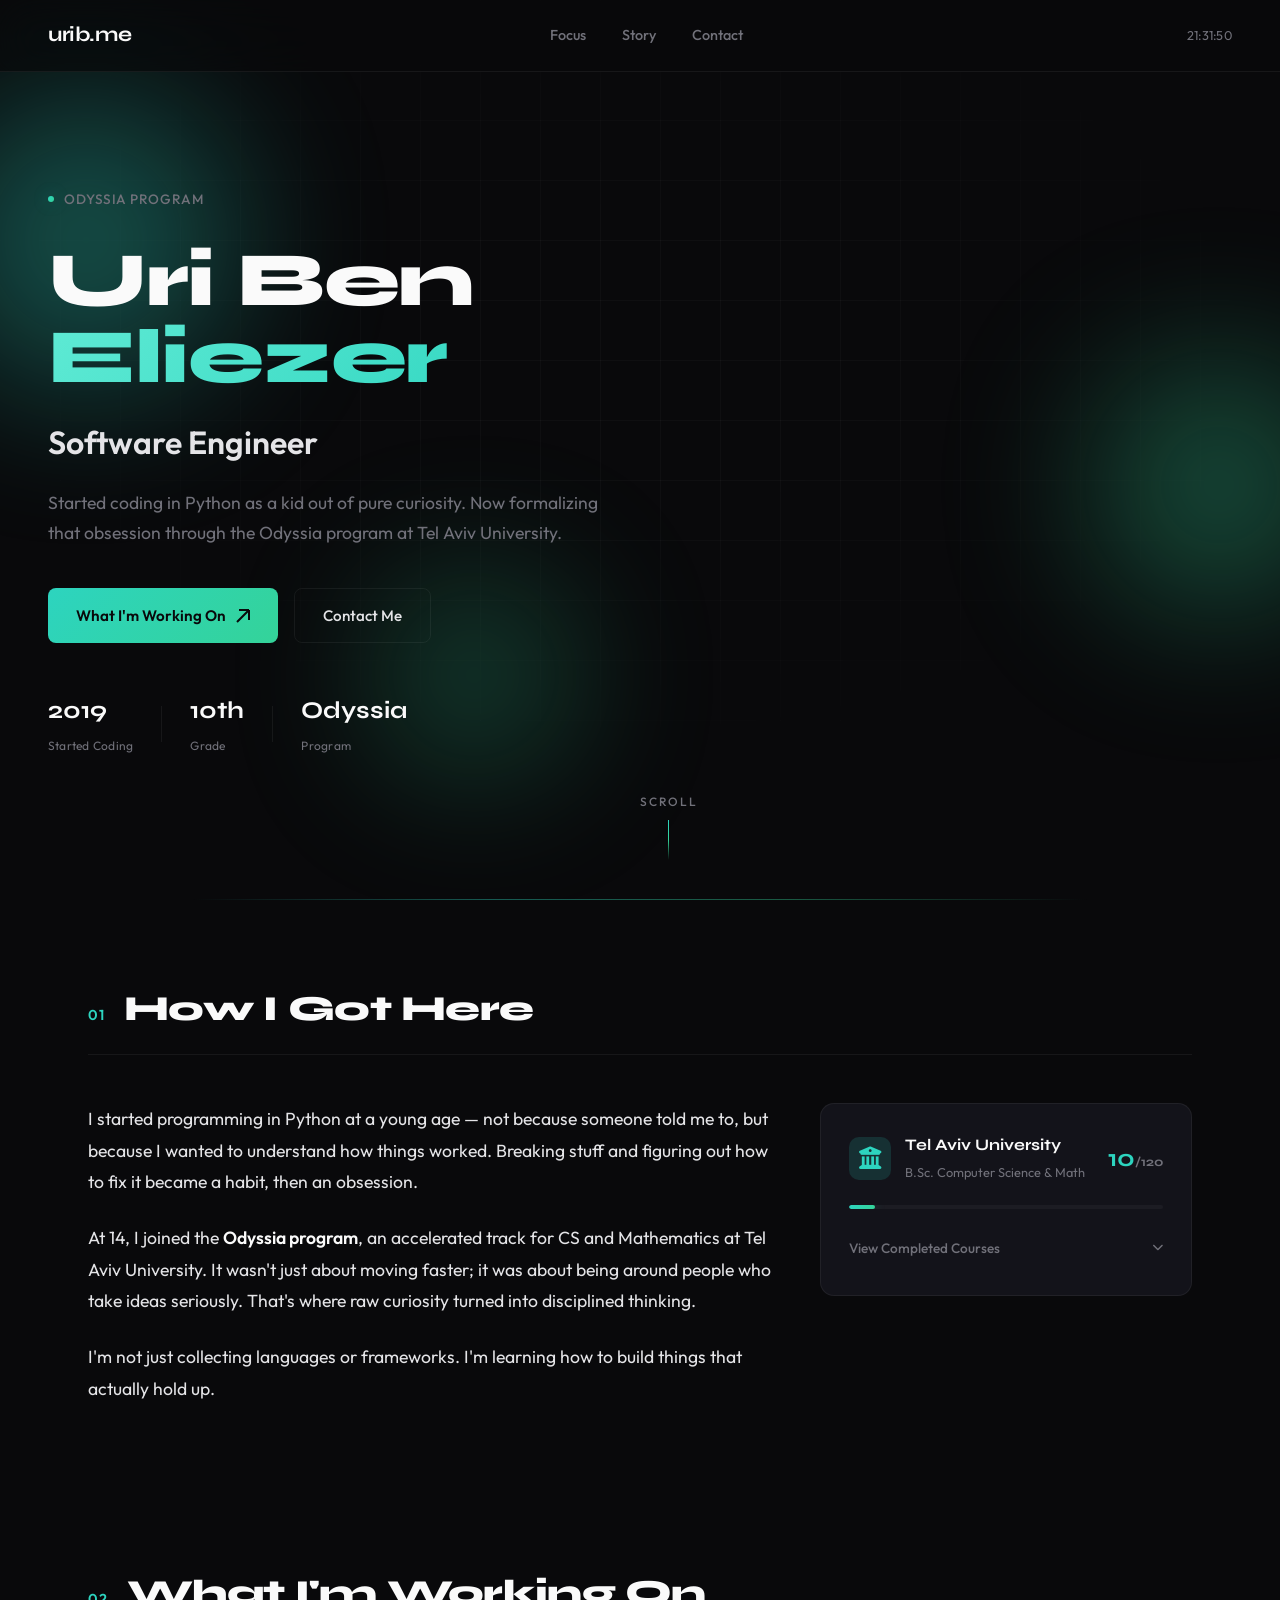
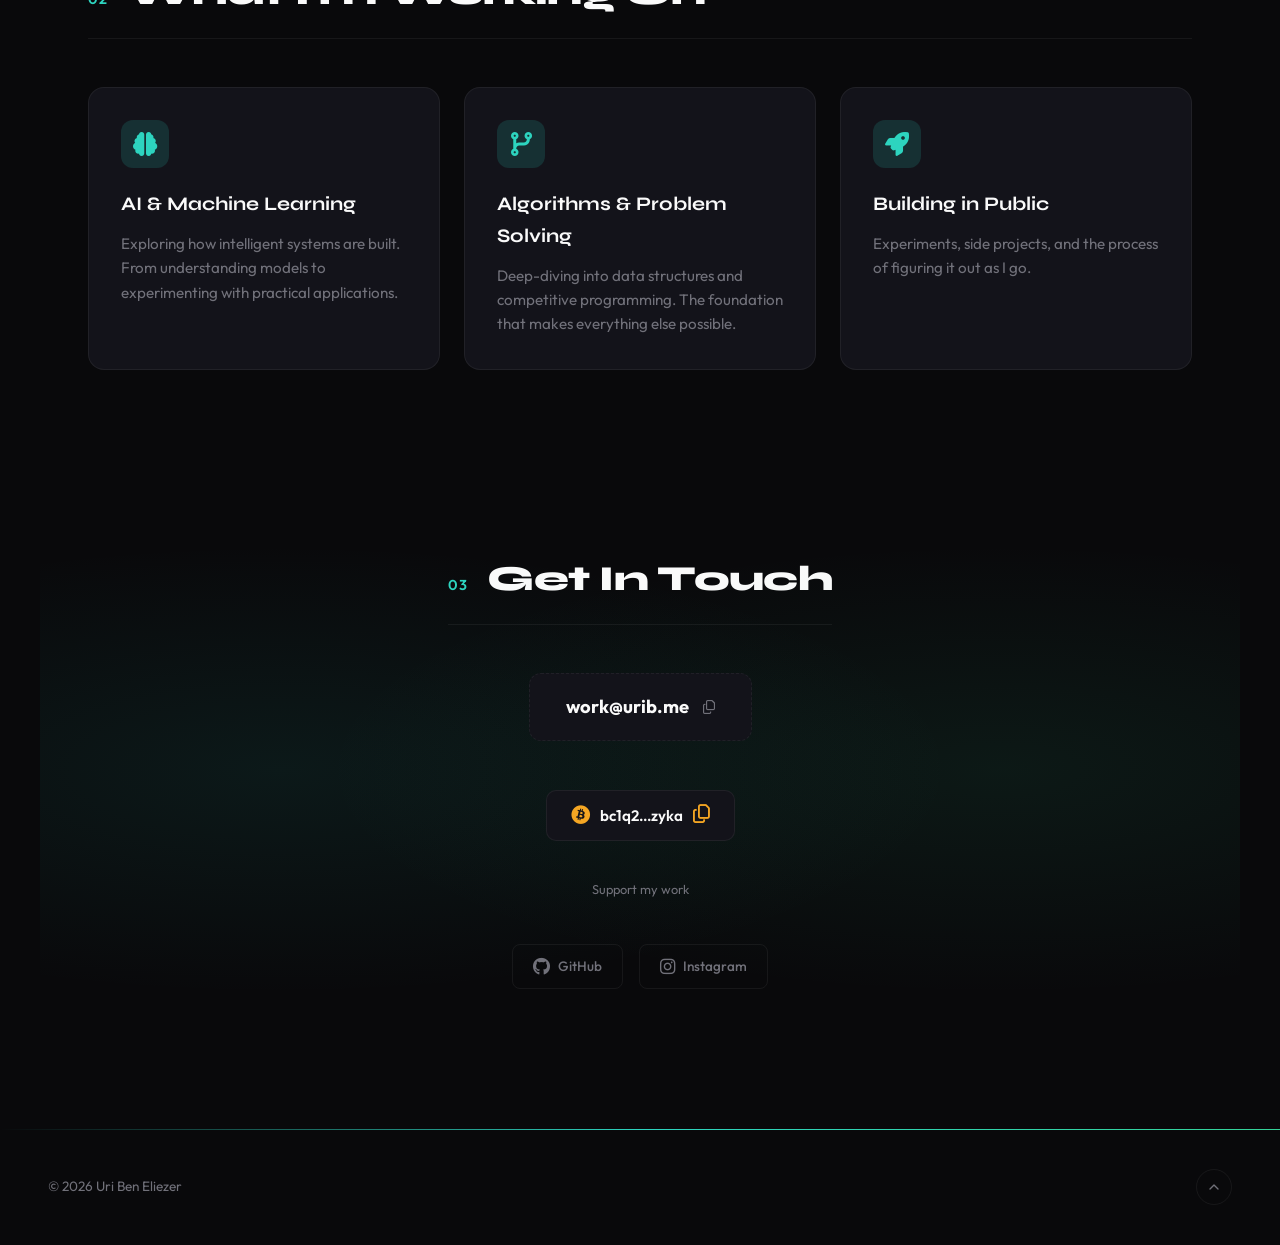
<file: index.html>
<!DOCTYPE html>
<html lang="en">
<head>
    <meta charset="UTF-8">
    <meta name="viewport" content="width=device-width, initial-scale=1.0">
    <title>Uri Ben Eliezer | Software Engineer</title>
    <link rel="stylesheet" href="styles.css">
    <link rel="stylesheet" href="https://cdnjs.cloudflare.com/ajax/libs/font-awesome/6.4.0/css/all.min.css">
    <link href="https://fonts.googleapis.com/css2?family=Syne:wght@400;500;600;700;800&family=Outfit:wght@300;400;500;600;700&display=swap" rel="stylesheet">
</head>
<body>

<!-- Navigation -->
<nav class="nav" id="mainNav">
    <div class="nav-inner">
        <a href="index.html" class="logo">urib.me</a>

        <div class="nav-links" id="navLinks">
            <a href="#focus" class="nav-link">Focus</a>
            <a href="#story" class="nav-link">Story</a>
            <a href="#contact" class="nav-link">Contact</a>
        </div>

        <div class="nav-time" id="navTime"></div>

        <button class="hamburger" id="hamburger" aria-label="Menu">
            <span></span><span></span><span></span>
        </button>
    </div>
</nav>

<main>
    <!-- HERO -->
    <header class="hero">
        <div class="hero-bg-grid"></div>

        <!-- Color Orbs -->
        <div class="orb orb-1"></div>
        <div class="orb orb-2"></div>
        <div class="orb orb-3"></div>

        <div class="hero-content">
            <div class="hero-tag">
                <span class="tag-dot"></span>
                <span class="tag-text">Odyssia Program</span>
            </div>

            <h1 class="hero-name">
                <span class="name-line">Uri Ben</span>
                <span class="name-line name-accent">Eliezer</span>
            </h1>

            <p class="hero-role">
                Software Engineer
            </p>

            <p class="hero-desc">
                Started coding in Python as a kid out of pure curiosity. Now formalizing that obsession through the Odyssia program at Tel Aviv University.
            </p>

            <div class="hero-actions">
                <a href="#focus" class="btn-primary">
                    <span>What I'm Working On</span>
                    <svg width="14" height="14" viewBox="0 0 14 14" fill="none"><path d="M1 13L13 1M13 1H3M13 1V11" stroke="currentColor" stroke-width="2"/></svg>
                </a>
                <a href="#contact" class="btn-ghost">Contact Me</a>
            </div>

            <div class="hero-stats">
                <div class="stat" style="--i:0">
                    <span class="stat-val">2019</span>
                    <span class="stat-key">Started coding</span>
                </div>
                <div class="stat-divider"></div>
                <div class="stat" style="--i:1">
                    <span class="stat-val">10th</span>
                    <span class="stat-key">Grade</span>
                </div>
                <div class="stat-divider"></div>
                <div class="stat" style="--i:2">
                    <span class="stat-val">Odyssia</span>
                    <span class="stat-key">Program</span>
                </div>
            </div>
        </div>

        <div class="hero-scroll-hint">
            <span>Scroll</span>
            <div class="scroll-line"></div>
        </div>

        <div class="hero-gradient-line"></div>
    </header>

    <!-- STORY -->
    <section id="story" class="section">
        <div class="section-header">
            <span class="section-index">01</span>
            <h2 class="section-title">How I Got Here</h2>
        </div>

        <div class="story-layout">
            <div class="story-text" data-anim>
                <p>I started programming in Python at a young age — not because someone told me to, but because I wanted to understand how things worked. Breaking stuff and figuring out how to fix it became a habit, then an obsession.</p>

                <p>At 14, I joined the <strong>Odyssia program</strong>, an accelerated track for CS and Mathematics at Tel Aviv University. It wasn't just about moving faster; it was about being around people who take ideas seriously. That's where raw curiosity turned into disciplined thinking.</p>

                <p>I'm not just collecting languages or frameworks. I'm learning how to build things that actually hold up.</p>
            </div>

            <div class="degree-widget" data-anim>
                <div class="degree-top">
                    <div class="degree-uni">
                        <i class="fas fa-university"></i>
                        <div>
                            <h4>Tel Aviv University</h4>
                            <span>B.Sc. Computer Science & Math</span>
                        </div>
                    </div>
                    <div class="degree-pct">10<small>/120</small></div>
                </div>

                <div class="degree-bar-track">
                    <div class="degree-bar-fill" style="--target-width: 8.3%"></div>
                </div>

                <details class="degree-courses">
                    <summary>
                        <span>View Completed Courses</span>
                        <i class="fas fa-chevron-down"></i>
                    </summary>
                    <ul>
                        <li>
                            <span>Extended Intro to CS</span>
                            <code>6 pts</code>
                        </li>
                        <li>
                            <span>Discrete Mathematics 1</span>
                            <code>4 pts</code>
                        </li>
                    </ul>
                </details>
            </div>
        </div>
    </section>

    <!-- CURRENT FOCUS -->
    <section id="focus" class="section">
        <div class="section-header">
            <span class="section-index">02</span>
            <h2 class="section-title">What I'm Working On</h2>
        </div>

        <div class="focus-grid">
            <article class="focus-card" data-anim>
                <div class="focus-icon"><i class="fas fa-brain"></i></div>
                <h3>AI & Machine Learning</h3>
                <p>Exploring how intelligent systems are built. From understanding models to experimenting with practical applications.</p>
            </article>

            <article class="focus-card" data-anim>
                <div class="focus-icon"><i class="fas fa-code-branch"></i></div>
                <h3>Algorithms & Problem Solving</h3>
                <p>Deep-diving into data structures and competitive programming. The foundation that makes everything else possible.</p>
            </article>

            <article class="focus-card" data-anim>
                <div class="focus-icon"><i class="fas fa-rocket"></i></div>
                <h3>Building in Public</h3>
                <p>Experiments, side projects, and the process of figuring it out as I go.</p>
            </article>
        </div>
    </section>

    <!-- CONTACT -->
    <section id="contact" class="section section-contact">
        <div class="contact-bg"></div>
        <div class="section-header">
            <span class="section-index">03</span>
            <h2 class="section-title">Get In Touch</h2>
        </div>

        <div class="contact-box" data-anim>
            <button class="email-btn" id="copyEmail" data-email="work@urib.me">
                <span class="email-label">work@urib.me</span>
                <span class="email-copy-icon"><i class="far fa-copy"></i></span>
            </button>
            <div class="copy-toast" id="copyToast">Copied!</div>
        </div>

        <div class="btc-box" data-anim>
            <button class="btc-btn" id="copyBtc" data-btc="bc1q2lvsdr5qu4ktp4nzdnu2mftsle6hgk2dlszyka">
                <i class="fab fa-bitcoin"></i>
                <span class="btc-label">bc1q2...zyka</span>
                <span class="btc-copy-icon"><i class="far fa-copy"></i></span>
            </button>
            <div class="btc-toast" id="btcToast">Copied!</div>
            <p class="btc-note">Support my work</p>
        </div>

        <div class="socials" data-anim>
            <a href="https://github.com/StupidityInc" target="_blank" class="social-link">
                <i class="fab fa-github"></i>
                <span>GitHub</span>
            </a>
            <a href="https://www.instagram.com/uri.be_/" target="_blank" class="social-link">
                <i class="fab fa-instagram"></i>
                <span>Instagram</span>
            </a>
        </div>
    </section>
</main>

<footer class="footer">
    <div class="footer-inner">
        <span>&copy; <span id="year"></span> Uri Ben Eliezer</span>
        <span class="footer-back">
            <a href="#" class="back-to-top">
                <svg width="16" height="16" viewBox="0 0 24 24" fill="none" stroke="currentColor" stroke-width="2" stroke-linecap="round" stroke-linejoin="round"><path d="M18 15l-6-6-6 6"/></svg>
            </a>
        </span>
    </div>
</footer>

<script src="script.js"></script>
</body>
</html>
</file>
<file: styles.css>
/* ═══════════════════════════════════════════════
   URIB.ME — PERSONAL SITE
   Aesthetic: Vibrant Editorial Dark
   ═══════════════════════════════════════════════ */

:root {
    --font-display: 'Syne', sans-serif;
    --font-body: 'Outfit', sans-serif;

    --bg: #09090b;
    --bg-elevated: #0f0f12;
    --bg-card: #13131a;
    --bg-card-hover: #1a1a22;

    --text: #e4e4e7;
    --text-dim: #71717a;
    --text-bright: #fafafa;
    --border: rgba(255, 255, 255, 0.06);
    --border-hover: rgba(255, 255, 255, 0.12);

    --accent: #2dd4bf;
    --accent-soft: rgba(45, 212, 191, 0.15);
    --accent-glow: rgba(45, 212, 191, 0.35);
    --accent-secondary: #34d399;

    --ease-out: cubic-bezier(0.16, 1, 0.3, 1);
    --ease-spring: cubic-bezier(0.34, 1.56, 0.64, 1);
}

/* ── RESET ── */
*, *::before, *::after { margin: 0; padding: 0; box-sizing: border-box; }
html { scroll-behavior: smooth; }

body {
    background: var(--bg);
    color: var(--text);
    font-family: var(--font-body);
    line-height: 1.65;
    overflow-x: hidden;
}

a { text-decoration: none; color: inherit; }
ul { list-style: none; }
button { border: none; background: none; cursor: pointer; font: inherit; color: inherit; }
strong { color: var(--text-bright); font-weight: 600; }

::selection {
    background: var(--accent);
    color: var(--bg);
}

/* ── NAVIGATION ── */
.nav {
    position: fixed;
    top: 0;
    width: 100%;
    z-index: 10000;
    padding: 0 clamp(20px, 4vw, 48px);
    height: 72px;
    display: flex;
    align-items: center;
    background: rgba(9, 9, 11, 0.7);
    backdrop-filter: blur(20px) saturate(1.5);
    -webkit-backdrop-filter: blur(20px) saturate(1.5);
    border-bottom: 1px solid var(--border);
    transition: transform 0.4s var(--ease-out), background 0.3s;
}
.nav.hidden { transform: translateY(-100%); }

.nav-inner {
    width: 100%;
    max-width: 1200px;
    margin: 0 auto;
    display: flex;
    align-items: center;
    justify-content: space-between;
}

.logo {
    font-family: var(--font-display);
    font-size: 1.3rem;
    font-weight: 700;
    letter-spacing: -0.02em;
    color: var(--text-bright);
    transition: 0.3s;
}
.logo:hover { color: var(--accent); }

.nav-links {
    display: flex;
    gap: 36px;
}
.nav-link {
    font-family: var(--font-body);
    font-size: 0.9rem;
    font-weight: 500;
    color: var(--text-dim);
    position: relative;
    padding: 4px 0;
    transition: color 0.25s;
}
.nav-link:hover,
.nav-link.active { color: var(--accent); }

.nav-link::after {
    content: '';
    position: absolute;
    bottom: -2px;
    left: 0;
    width: 0;
    height: 1px;
    background: linear-gradient(90deg, var(--accent), var(--accent-secondary));
    transition: width 0.3s var(--ease-out);
}
.nav-link:hover::after,
.nav-link.active::after { width: 100%; }

.nav-time {
    font-family: var(--font-body);
    font-size: 0.8rem;
    font-weight: 400;
    color: var(--text-dim);
    letter-spacing: 0.02em;
    min-width: 70px;
    text-align: right;
}

/* Hamburger */
.hamburger {
    display: none;
    flex-direction: column;
    gap: 5px;
    padding: 8px;
    z-index: 10002;
}
.hamburger span {
    display: block;
    width: 22px;
    height: 1.5px;
    background: var(--text-bright);
    transition: 0.3s var(--ease-out);
    transform-origin: center;
}
.hamburger.open span:nth-child(1) { transform: rotate(45deg) translate(4px, 5px); }
.hamburger.open span:nth-child(2) { opacity: 0; }
.hamburger.open span:nth-child(3) { transform: rotate(-45deg) translate(4px, -5px); }

/* ── HERO ── */
.hero {
    position: relative;
    min-height: 100vh;
    display: flex;
    align-items: center;
    padding: 120px clamp(20px, 4vw, 48px) 80px;
    overflow: hidden;
}

.hero-bg-grid {
    position: absolute;
    inset: 0;
    background-image:
        linear-gradient(var(--border) 1px, transparent 1px),
        linear-gradient(90deg, var(--border) 1px, transparent 1px);
    background-size: 60px 60px;
    mask-image: radial-gradient(ellipse 80% 70% at 50% 40%, black 20%, transparent 70%);
    -webkit-mask-image: radial-gradient(ellipse 80% 70% at 50% 40%, black 20%, transparent 70%);
    opacity: 0.5;
    will-change: transform;
}

/* Floating Orbs */
.orb {
    position: absolute;
    border-radius: 50%;
    filter: blur(80px);
    opacity: 0.35;
    pointer-events: none;
    will-change: transform;
}
.orb-1 {
    width: 300px; height: 300px;
    background: var(--accent);
    top: 10%; left: -5%;
    animation: floatOrb1 10s ease-in-out infinite alternate;
}
.orb-2 {
    width: 250px; height: 250px;
    background: var(--accent-secondary);
    top: 40%; right: -5%;
    animation: floatOrb2 12s ease-in-out infinite alternate;
}
.orb-3 {
    width: 180px; height: 180px;
    background: #34d399;
    bottom: 15%; left: 30%;
    animation: floatOrb3 8s ease-in-out infinite alternate;
}

@keyframes floatOrb1 {
    0% { transform: translate(0, 0) scale(1); }
    100% { transform: translate(30px, 40px) scale(1.1); }
}
@keyframes floatOrb2 {
    0% { transform: translate(0, 0) scale(1); }
    100% { transform: translate(-20px, -30px) scale(1.15); }
}
@keyframes floatOrb3 {
    0% { transform: translate(0, 0) scale(1); }
    100% { transform: translate(20px, -20px) scale(1.05); }
}

.hero-content {
    position: relative;
    max-width: 1200px;
    margin: 0 auto;
    width: 100%;
    z-index: 2;
}

.hero-tag {
    display: inline-flex;
    align-items: center;
    gap: 10px;
    font-family: var(--font-body);
    font-size: 0.85rem;
    font-weight: 500;
    color: var(--text-dim);
    letter-spacing: 0.04em;
    text-transform: uppercase;
    margin-bottom: 32px;
    opacity: 0;
    animation: fadeUp 0.8s 0.2s var(--ease-out) forwards;
}

.tag-dot {
    width: 6px;
    height: 6px;
    border-radius: 50%;
    background: linear-gradient(135deg, var(--accent), var(--accent-secondary));
    box-shadow: 0 0 16px var(--accent-glow);
    animation: pulse 2.5s infinite;
}
@keyframes pulse {
    0%, 100% { opacity: 1; transform: scale(1); }
    50% { opacity: 0.5; transform: scale(0.85); }
}

.hero-name {
    font-family: var(--font-display);
    font-weight: 800;
    line-height: 1.0;
    letter-spacing: -0.04em;
    margin-bottom: 20px;
}
.name-line {
    display: block;
    font-size: clamp(2.4rem, 6vw, 5rem);
    color: var(--text-bright);
    opacity: 0;
    animation: nameReveal 1s var(--ease-out) forwards;
}
.name-line:nth-child(1) { animation-delay: 0.3s; }
.name-line:nth-child(2) { animation-delay: 0.5s; }

.name-accent {
    background: linear-gradient(135deg, #5eead4, var(--accent), var(--accent-secondary));
    -webkit-background-clip: text;
    -webkit-text-fill-color: transparent;
    background-clip: text;
}

@keyframes nameReveal {
    from { opacity: 0; transform: translateY(40px) skewY(2deg); }
    to { opacity: 1; transform: translateY(0) skewY(0); }
}

.hero-role {
    font-size: clamp(1.3rem, 3vw, 2rem);
    font-weight: 600;
    color: var(--text);
    margin-bottom: 20px;
    opacity: 0;
    animation: fadeUp 0.8s 0.7s var(--ease-out) forwards;
}

.hero-desc {
    font-size: 1.1rem;
    color: var(--text-dim);
    max-width: 550px;
    line-height: 1.7;
    margin-bottom: 40px;
    opacity: 0;
    animation: fadeUp 0.8s 0.85s var(--ease-out) forwards;
}

@keyframes fadeUp {
    from { opacity: 0; transform: translateY(20px); }
    to { opacity: 1; transform: translateY(0); }
}

/* Hero Actions */
.hero-actions {
    display: flex;
    gap: 16px;
    margin-bottom: 48px;
    opacity: 0;
    animation: fadeUp 0.8s 1s var(--ease-out) forwards;
}

.btn-primary {
    display: inline-flex;
    align-items: center;
    gap: 10px;
    padding: 14px 28px;
    background: linear-gradient(135deg, var(--accent), var(--accent-secondary));
    color: var(--bg);
    font-weight: 600;
    font-size: 0.95rem;
    border-radius: 8px;
    transition: 0.3s var(--ease-out);
    position: relative;
    overflow: hidden;
    border: none;
}
.btn-primary:hover {
    transform: translateY(-3px);
    box-shadow: 0 12px 40px var(--accent-glow);
}
.btn-primary:active { transform: translateY(-1px) scale(0.98); }

.btn-ghost {
    display: inline-flex;
    align-items: center;
    padding: 14px 28px;
    border: 1px solid var(--border);
    color: var(--text);
    font-weight: 500;
    font-size: 0.95rem;
    border-radius: 8px;
    transition: 0.3s;
    position: relative;
    overflow: hidden;
}
.btn-ghost:hover {
    border-color: var(--accent);
    color: var(--accent);
    transform: translateY(-3px);
    box-shadow: 0 8px 24px rgba(45, 212, 191, 0.12);
}

/* Hero Stats */
.hero-stats {
    display: flex;
    align-items: center;
    gap: 28px;
    opacity: 0;
    animation: fadeUp 0.8s 1.2s var(--ease-out) forwards;
}

.stat {
    opacity: 0;
    animation: fadeUp 0.6s calc(1.3s + var(--i) * 0.15s) var(--ease-out) forwards;
}
.stat-val {
    display: block;
    font-family: var(--font-display);
    font-size: 1.5rem;
    font-weight: 700;
    color: var(--text-bright);
}
.stat-key {
    font-family: var(--font-body);
    font-size: 0.75rem;
    color: var(--text-dim);
    letter-spacing: 0.02em;
    text-transform: capitalize;
}
.stat-divider {
    width: 1px;
    height: 36px;
    background: var(--border);
}

/* Scroll hint */
.hero-scroll-hint {
    position: absolute;
    bottom: 40px;
    left: 50%;
    transform: translateX(-50%);
    display: flex;
    flex-direction: column;
    align-items: center;
    gap: 8px;
    opacity: 0;
    animation: fadeUp 0.8s 1.6s var(--ease-out) forwards;
}
.hero-scroll-hint span {
    font-family: var(--font-body);
    font-size: 0.75rem;
    font-weight: 500;
    color: var(--text-dim);
    letter-spacing: 0.15em;
    text-transform: uppercase;
}
.scroll-line {
    width: 1px;
    height: 40px;
    background: linear-gradient(to bottom, var(--accent), var(--accent-secondary), transparent);
    animation: scrollPulse 2s infinite;
}
@keyframes scrollPulse {
    0% { transform: scaleY(0); transform-origin: top; }
    50% { transform: scaleY(1); transform-origin: top; }
    50.01% { transform-origin: bottom; }
    100% { transform: scaleY(0); transform-origin: bottom; }
}

/* Hero Gradient Line */
.hero-gradient-line {
    position: absolute;
    bottom: 0;
    left: 15%;
    right: 15%;
    height: 1px;
    background: linear-gradient(90deg, transparent, var(--accent), var(--accent-secondary), transparent);
    opacity: 0.4;
}

/* ── SECTIONS ── */
.section {
    padding: 80px clamp(20px, 4vw, 48px);
    max-width: 1200px;
    margin: 0 auto;
    scroll-margin-top: 80px;
}

.section-header {
    display: flex;
    align-items: baseline;
    gap: 20px;
    margin-bottom: 48px;
    padding-bottom: 16px;
    border-bottom: 1px solid var(--border);
}
.section-index {
    font-family: var(--font-body);
    font-size: 0.9rem;
    font-weight: 600;
    color: var(--accent);
    letter-spacing: 0.04em;
}
.section-title {
    font-family: var(--font-display);
    font-size: clamp(1.6rem, 3vw, 2.2rem);
    font-weight: 800;
    color: var(--text-bright);
    letter-spacing: -0.02em;
}

/* ── STORY ── */
.story-layout {
    display: grid;
    grid-template-columns: 1.3fr 0.7fr;
    gap: 40px;
    align-items: start;
}

.story-text {
    opacity: 0;
    transform: translateY(30px);
}
.story-text.visible {
    opacity: 1;
    transform: translateY(0);
    transition: 0.8s var(--ease-out);
}

.story-text p {
    font-size: 1.1rem;
    color: var(--text);
    line-height: 1.8;
    margin-bottom: 24px;
}
.story-text p:last-child { margin-bottom: 0; }

/* Degree Widget */
.degree-widget {
    background: var(--bg-card);
    border: 1px solid var(--border);
    border-radius: 14px;
    padding: 28px;
    opacity: 0;
    transform: translateY(30px);
}
.degree-widget.visible {
    opacity: 1;
    transform: translateY(0);
    transition: 0.8s 0.2s var(--ease-out);
}

.degree-top {
    display: flex;
    align-items: center;
    justify-content: space-between;
    margin-bottom: 20px;
}
.degree-uni {
    display: flex;
    align-items: center;
    gap: 14px;
}
.degree-uni i {
    font-size: 1.4rem;
    color: var(--accent);
    background: var(--accent-soft);
    padding: 10px;
    border-radius: 10px;
}
.degree-uni h4 {
    font-family: var(--font-display);
    font-size: 1rem;
    font-weight: 700;
    color: var(--text-bright);
}
.degree-uni span {
    font-size: 0.8rem;
    color: var(--text-dim);
}
.degree-pct {
    font-family: var(--font-display);
    font-size: 1.5rem;
    font-weight: 700;
    color: var(--accent);
}
.degree-pct small {
    font-size: 0.8rem;
    color: var(--text-dim);
}

.degree-bar-track {
    height: 4px;
    background: rgba(255, 255, 255, 0.04);
    border-radius: 2px;
    overflow: hidden;
    margin-bottom: 20px;
}
.degree-bar-fill {
    height: 100%;
    width: 0;
    background: linear-gradient(90deg, var(--accent), var(--accent-secondary));
    border-radius: 2px;
    box-shadow: 0 0 12px var(--accent-glow);
    transition: width 1.8s var(--ease-out);
}
.degree-bar-fill.animate {
    width: var(--target-width);
}

.degree-courses summary {
    font-family: var(--font-body);
    font-size: 0.85rem;
    font-weight: 500;
    color: var(--text-dim);
    cursor: pointer;
    display: flex;
    align-items: center;
    justify-content: space-between;
    transition: 0.2s;
    outline: none;
    padding: 8px 0;
}
.degree-courses summary:hover { color: var(--accent); }
.degree-courses summary i {
    font-size: 0.7rem;
    transition: transform 0.3s var(--ease-out);
}
.degree-courses[open] summary i { transform: rotate(180deg); }

.degree-courses ul {
    padding-top: 12px;
    border-top: 1px solid var(--border);
    margin-top: 8px;
}
.degree-courses li {
    display: flex;
    justify-content: space-between;
    align-items: center;
    padding: 8px 0;
    font-size: 0.88rem;
    color: var(--text);
}
.degree-courses code {
    font-family: var(--font-body);
    font-size: 0.75rem;
    font-weight: 600;
    color: var(--accent);
    background: var(--accent-soft);
    padding: 2px 8px;
    border-radius: 4px;
}

/* ── FOCUS CARDS ── */
.focus-grid {
    display: grid;
    grid-template-columns: repeat(3, 1fr);
    gap: 24px;
}

.focus-card {
    padding: 32px;
    background: var(--bg-card);
    border: 1px solid var(--border);
    border-radius: 16px;
    transition: 0.4s var(--ease-out);
    position: relative;
    overflow: hidden;
    opacity: 0;
    transform: translateY(30px) scale(0.98);
}
.focus-card.visible {
    opacity: 1;
    transform: translateY(0) scale(1);
}

.focus-card:nth-child(1).visible { transition-delay: 0s; }
.focus-card:nth-child(2).visible { transition-delay: 0.15s; }
.focus-card:nth-child(3).visible { transition-delay: 0.3s; }

.focus-card::before {
    content: '';
    position: absolute;
    inset: 0;
    background: radial-gradient(
        500px circle at var(--x, 50%) var(--y, 50%),
        rgba(45, 212, 191, 0.12),
        transparent 40%
    );
    opacity: 0;
    transition: opacity 0.3s;
    pointer-events: none;
    z-index: 1;
}
.focus-card:hover::before { opacity: 1; }

.focus-card:hover {
    border-color: var(--border-hover);
    transform: translateY(-6px) scale(1.01);
    box-shadow: 0 24px 60px rgba(0, 0, 0, 0.5), 0 0 40px rgba(45, 212, 191, 0.08);
}

.focus-icon {
    font-size: 1.5rem;
    color: var(--accent);
    margin-bottom: 20px;
    width: 48px;
    height: 48px;
    display: flex;
    align-items: center;
    justify-content: center;
    background: var(--accent-soft);
    border-radius: 12px;
    transition: transform 0.4s var(--ease-spring), background 0.3s;
    position: relative;
    z-index: 2;
}
.focus-card:hover .focus-icon {
    transform: scale(1.1) rotate(-4deg);
    background: rgba(45, 212, 191, 0.25);
}

.focus-card h3 {
    font-family: var(--font-display);
    font-size: 1.2rem;
    font-weight: 700;
    color: var(--text-bright);
    margin-bottom: 12px;
    position: relative;
    z-index: 2;
}
.focus-card p {
    font-size: 0.95rem;
    color: var(--text-dim);
    line-height: 1.6;
    position: relative;
    z-index: 2;
}

/* ── CONTACT ── */
.section-contact {
    position: relative;
    text-align: center;
    display: flex;
    flex-direction: column;
    align-items: center;
    overflow: hidden;
    border-radius: 24px;
    margin-bottom: 40px;
    padding-top: 100px;
    padding-bottom: 100px;
}

.contact-bg {
    position: absolute;
    inset: 0;
    z-index: 0;
    pointer-events: none;
    background:
        radial-gradient(ellipse at 20% 50%, rgba(45, 212, 191, 0.08) 0%, transparent 50%),
        radial-gradient(ellipse at 80% 50%, rgba(52, 211, 153, 0.08) 0%, transparent 50%);
}

.contact-box {
    position: relative;
    margin-bottom: 16px;
    opacity: 0;
    transform: translateY(30px);
    z-index: 2;
}
.contact-box.visible {
    opacity: 1;
    transform: translateY(0);
    transition: 0.8s var(--ease-out);
}

.email-btn {
    display: flex;
    align-items: center;
    gap: 14px;
    padding: 18px 36px;
    background: var(--bg-card);
    border: 1px dashed var(--border);
    border-radius: 12px;
    font-family: var(--font-body);
    font-size: 1.15rem;
    font-weight: 700;
    color: var(--text-bright);
    transition: 0.3s var(--ease-out);
    position: relative;
    overflow: hidden;
}
.email-btn::before {
    content: '';
    position: absolute;
    inset: 0;
    background: linear-gradient(135deg, rgba(45, 212, 191, 0.1), rgba(52, 211, 153, 0.1));
    opacity: 0;
    transition: opacity 0.3s;
}
.email-btn:hover::before { opacity: 1; }
.email-btn:hover {
    border-color: var(--accent);
    color: var(--accent);
    border-style: solid;
    transform: translateY(-3px);
    box-shadow: 0 12px 40px rgba(45, 212, 191, 0.15);
}
.email-btn:active { transform: translateY(-1px) scale(0.98); }
.email-copy-icon {
    font-size: 0.85rem;
    color: var(--text-dim);
    transition: 0.2s;
}
.email-btn:hover .email-copy-icon { color: var(--accent); }

.copy-toast {
    font-family: var(--font-body);
    font-size: 0.8rem;
    font-weight: 500;
    color: var(--accent);
    margin-top: 12px;
    opacity: 0;
    transition: opacity 0.3s;
    letter-spacing: 0.04em;
}
.copy-toast.show { opacity: 1; }

/* BTC Box */
.btc-box {
    margin-bottom: 24px;
    opacity: 0;
    transform: translateY(30px);
    z-index: 2;
}
.btc-box.visible {
    opacity: 1;
    transform: translateY(0);
    transition: 0.8s 0.15s var(--ease-out);
}

.btc-btn {
    display: inline-flex;
    align-items: center;
    gap: 10px;
    padding: 12px 24px;
    background: var(--bg-card);
    border: 1px solid var(--border);
    border-radius: 10px;
    font-family: var(--font-body);
    font-size: 0.95rem;
    font-weight: 600;
    color: var(--text-bright);
    transition: 0.3s var(--ease-out);
    position: relative;
    overflow: hidden;
}
.btc-btn::before {
    content: '';
    position: absolute;
    inset: 0;
    background: linear-gradient(135deg, rgba(245, 166, 35, 0.08), rgba(245, 166, 35, 0.02));
    opacity: 0;
    transition: opacity 0.3s;
}
.btc-btn:hover::before { opacity: 1; }
.btc-btn i { font-size: 1.2rem; color: #f5a623; }
.btc-btn:hover {
    border-color: #f5a623;
    transform: translateY(-3px);
    box-shadow: 0 8px 24px rgba(245, 166, 35, 0.1);
}
.btc-btn:active { transform: translateY(-1px) scale(0.98); }
.btc-copy-icon {
    font-size: 0.8rem;
    color: var(--text-dim);
    transition: 0.2s;
}
.btc-btn:hover .btc-copy-icon { color: #f5a623; }

.btc-toast {
    font-family: var(--font-body);
    font-size: 0.75rem;
    font-weight: 500;
    color: #f5a623;
    margin-top: 10px;
    opacity: 0;
    transition: opacity 0.3s;
}
.btc-toast.show { opacity: 1; }

.btc-note {
    font-size: 0.8rem;
    color: var(--text-dim);
    margin-top: 8px;
}

/* Socials */
.socials {
    display: flex;
    gap: 16px;
    margin-top: 20px;
    opacity: 0;
    transform: translateY(30px);
    z-index: 2;
}
.socials.visible {
    opacity: 1;
    transform: translateY(0);
    transition: 0.8s 0.3s var(--ease-out);
}

.social-link {
    display: flex;
    align-items: center;
    gap: 8px;
    padding: 10px 20px;
    border: 1px solid var(--border);
    border-radius: 8px;
    font-family: var(--font-body);
    font-size: 0.85rem;
    font-weight: 500;
    color: var(--text-dim);
    transition: 0.3s var(--ease-out);
    position: relative;
    overflow: hidden;
}
.social-link::before {
    content: '';
    position: absolute;
    inset: 0;
    background: linear-gradient(135deg, rgba(45, 212, 191, 0.1), rgba(52, 211, 153, 0.1));
    opacity: 0;
    transition: opacity 0.3s;
}
.social-link:hover::before { opacity: 1; }
.social-link i { font-size: 1.1rem; transition: transform 0.3s var(--ease-spring); }
.social-link:hover i { transform: scale(1.2); }
.social-link:hover {
    color: var(--accent);
    border-color: var(--accent);
    transform: translateY(-3px);
    box-shadow: 0 8px 24px rgba(45, 212, 191, 0.12);
}

/* ── FOOTER ── */
.footer {
    position: relative;
    padding: 40px clamp(20px, 4vw, 48px);
    margin-top: 0;
    overflow: hidden;
}
.footer::before {
    content: '';
    position: absolute;
    top: 0;
    left: 0;
    right: 0;
    height: 1px;
    background: linear-gradient(90deg, transparent, var(--accent), var(--accent-secondary), var(--accent), transparent);
    background-size: 200% 100%;
    animation: gradientFlow 4s linear infinite;
}
@keyframes gradientFlow {
    0% { background-position: 0% 50%; }
    100% { background-position: 200% 50%; }
}

.footer-inner {
    max-width: 1200px;
    margin: 0 auto;
    display: flex;
    justify-content: space-between;
    align-items: center;
    font-size: 0.85rem;
    color: var(--text-dim);
}

.back-to-top {
    display: inline-flex;
    align-items: center;
    justify-content: center;
    width: 36px;
    height: 36px;
    border: 1px solid var(--border);
    border-radius: 50%;
    color: var(--text-dim);
    transition: 0.3s var(--ease-out);
}
.back-to-top:hover {
    border-color: var(--accent);
    color: var(--accent);
    transform: translateY(-3px);
    box-shadow: 0 0 20px rgba(45, 212, 191, 0.2);
}
.back-to-top svg { transition: transform 0.3s var(--ease-spring); }
.back-to-top:hover svg { transform: translateY(-2px); }

/* ══════════════════════════════════
   RESPONSIVE
   ══════════════════════════════════ */

@media (max-width: 900px) {
    .story-layout { grid-template-columns: 1fr; gap: 40px; }
    .focus-grid { grid-template-columns: 1fr; }
}

@media (max-width: 768px) {
    .hamburger { display: flex; }
    .nav-time { display: none; }

    .nav-links {
        position: fixed;
        inset: 0;
        background: var(--bg);
        flex-direction: column;
        justify-content: center;
        align-items: center;
        gap: 32px;
        transform: translateX(100%);
        transition: transform 0.5s var(--ease-out);
        z-index: 10001;
    }
    .nav-links.open { transform: translateX(0); }
    .nav-link { font-size: 1.4rem; }

    .hero-stats {
        flex-wrap: wrap;
        gap: 20px;
    }
    .stat-divider { display: none; }

    .hero-scroll-hint { display: none; }

    .section-contact { border-radius: 0; margin-bottom: 0; }
}

@media (max-width: 480px) {
    .name-line { font-size: clamp(2.4rem, 12vw, 3.5rem); }
    .hero-actions { flex-direction: column; }
    .btn-primary, .btn-ghost { width: 100%; justify-content: center; }
}
</file>
